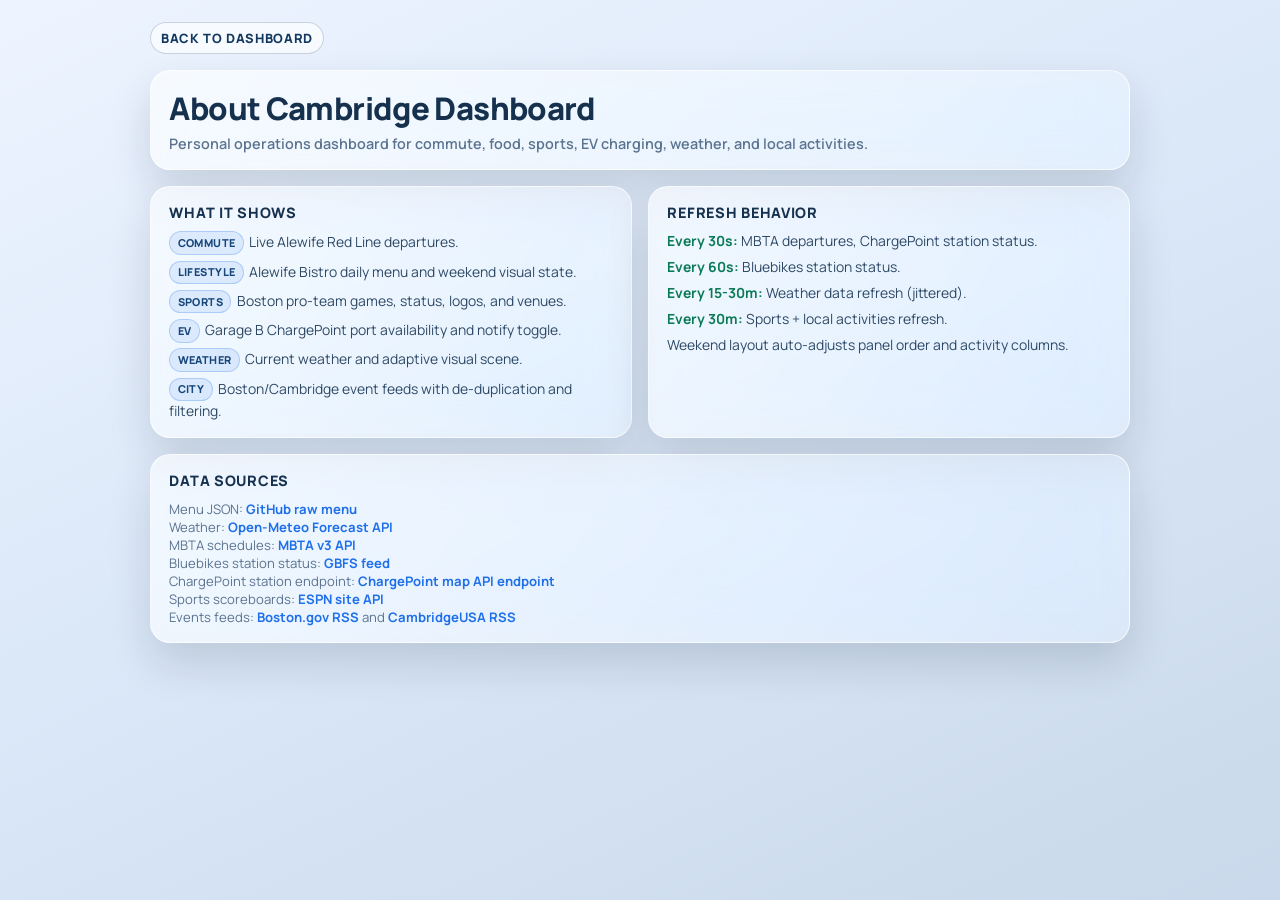
<file: about.html>
<!DOCTYPE html>
<html lang="en">
<head>
  <meta charset="utf-8" />
  <meta name="viewport" content="width=device-width,initial-scale=1" />
  <title>About | Cambridge Dashboard</title>
  <link href="https://fonts.googleapis.com/css2?family=Manrope:wght@400;600;700;800&display=swap" rel="stylesheet" />
  <style>
    :root {
      --bg: linear-gradient(155deg, #edf4ff 0%, #dbe8f8 47%, #c9d8ea 100%);
      --panel: linear-gradient(122deg, rgba(255, 255, 255, 0.64) 0%, rgba(255, 255, 255, 0.28) 100%);
      --border: rgba(255, 255, 255, 0.66);
      --title: #16314e;
      --text: #2e4965;
      --muted: #5b738f;
      --accent: #1f6feb;
      --ok: #0b7a56;
    }

    * {
      box-sizing: border-box;
      margin: 0;
      padding: 0;
    }

    body {
      font-family: "SF Pro Text", "SF Pro Display", -apple-system, BlinkMacSystemFont, "Segoe UI", "Manrope", sans-serif;
      background: var(--bg);
      color: var(--text);
      min-height: 100vh;
      padding: 1.4rem;
      -webkit-font-smoothing: antialiased;
    }

    .wrap {
      width: min(980px, 100%);
      margin: 0 auto;
      display: grid;
      gap: 1rem;
    }

    .card {
      background: var(--panel);
      border: 1px solid var(--border);
      border-radius: 20px;
      box-shadow: 0 20px 44px rgba(8, 24, 46, 0.14);
      backdrop-filter: blur(22px) saturate(155%);
      -webkit-backdrop-filter: blur(22px) saturate(155%);
      padding: 1rem 1.15rem;
    }

    .title {
      color: var(--title);
      font-size: clamp(1.3rem, 3.2vw, 1.95rem);
      font-weight: 800;
      letter-spacing: -0.02em;
    }

    .subtitle {
      margin-top: 0.32rem;
      color: var(--muted);
      font-size: 0.9rem;
      font-weight: 600;
    }

    .row {
      display: grid;
      grid-template-columns: repeat(2, minmax(0, 1fr));
      gap: 1rem;
    }

    h2 {
      color: var(--title);
      font-size: 0.9rem;
      font-weight: 800;
      letter-spacing: 0.05em;
      text-transform: uppercase;
      margin-bottom: 0.6rem;
    }

    ul {
      display: grid;
      gap: 0.36rem;
      list-style: none;
    }

    li {
      font-size: 0.87rem;
      line-height: 1.45;
    }

    .tag {
      display: inline-block;
      font-size: 0.68rem;
      font-weight: 800;
      text-transform: uppercase;
      letter-spacing: 0.04em;
      padding: 0.18rem 0.45rem;
      border-radius: 999px;
      border: 1px solid rgba(31, 111, 235, 0.24);
      color: #17467a;
      background: rgba(31, 111, 235, 0.1);
      margin-right: 0.35rem;
    }

    .source {
      font-size: 0.82rem;
      color: var(--muted);
    }

    .source a {
      color: var(--accent);
      text-decoration: none;
      font-weight: 700;
    }

    .source a:hover {
      text-decoration: underline;
    }

    .ok {
      color: var(--ok);
      font-weight: 700;
    }

    .back {
      display: inline-flex;
      width: fit-content;
      align-items: center;
      gap: 0.35rem;
      text-decoration: none;
      font-size: 0.8rem;
      font-weight: 800;
      letter-spacing: 0.05em;
      text-transform: uppercase;
      color: #12385f;
      border: 1px solid rgba(18, 56, 95, 0.2);
      background: rgba(255, 255, 255, 0.62);
      border-radius: 999px;
      padding: 0.35rem 0.62rem;
    }

    @media (max-width: 760px) {
      .row {
        grid-template-columns: 1fr;
      }
    }
  </style>
</head>
<body>
  <div class="wrap">
    <a class="back" href="index.html">Back to Dashboard</a>

    <section class="card">
      <div class="title">About Cambridge Dashboard</div>
      <div class="subtitle">Personal operations dashboard for commute, food, sports, EV charging, weather, and local activities.</div>
    </section>

    <section class="row">
      <article class="card">
        <h2>What It Shows</h2>
        <ul>
          <li><span class="tag">Commute</span>Live Alewife Red Line departures.</li>
          <li><span class="tag">Lifestyle</span>Alewife Bistro daily menu and weekend visual state.</li>
          <li><span class="tag">Sports</span>Boston pro-team games, status, logos, and venues.</li>
          <li><span class="tag">EV</span>Garage B ChargePoint port availability and notify toggle.</li>
          <li><span class="tag">Weather</span>Current weather and adaptive visual scene.</li>
          <li><span class="tag">City</span>Boston/Cambridge event feeds with de-duplication and filtering.</li>
        </ul>
      </article>

      <article class="card">
        <h2>Refresh Behavior</h2>
        <ul>
          <li><span class="ok">Every 30s:</span> MBTA departures, ChargePoint station status.</li>
          <li><span class="ok">Every 60s:</span> Bluebikes station status.</li>
          <li><span class="ok">Every 15-30m:</span> Weather data refresh (jittered).</li>
          <li><span class="ok">Every 30m:</span> Sports + local activities refresh.</li>
          <li>Weekend layout auto-adjusts panel order and activity columns.</li>
        </ul>
      </article>
    </section>

    <section class="card">
      <h2>Data Sources</h2>
      <div class="source">Menu JSON: <a href="https://raw.githubusercontent.com/Char1esQian/cambridgedashboard/refs/heads/main/menu.json">GitHub raw menu</a></div>
      <div class="source">Weather: <a href="https://open-meteo.com/">Open-Meteo Forecast API</a></div>
      <div class="source">MBTA schedules: <a href="https://api-v3.mbta.com/docs/swagger/index.html">MBTA v3 API</a></div>
      <div class="source">Bluebikes station status: <a href="https://gbfs.bluebikes.com/gbfs/en/station_status.json">GBFS feed</a></div>
      <div class="source">ChargePoint station endpoint: <a href="https://mc.chargepoint.com/map-prod/v3/station">ChargePoint map API endpoint</a></div>
      <div class="source">Sports scoreboards: <a href="https://site.api.espn.com/">ESPN site API</a></div>
      <div class="source">Events feeds: <a href="https://www.boston.gov/rss/events">Boston.gov RSS</a> and <a href="https://www.cambridgeusa.org/events/rss">CambridgeUSA RSS</a></div>
    </section>
  </div>
</body>
</html>
</file>
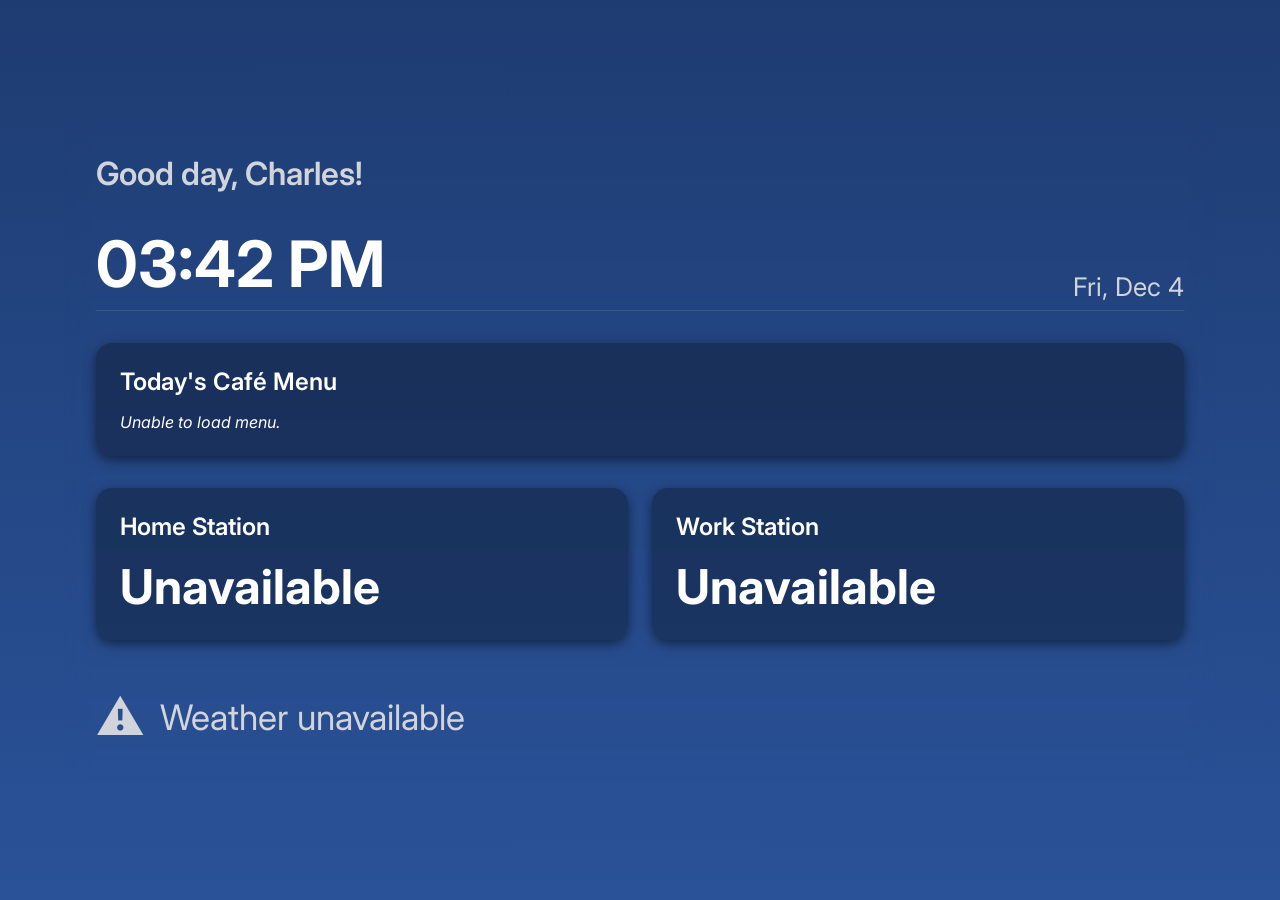
<file: kanbb.html>
<!DOCTYPE html>
<html lang="en">
<head>
  <meta charset="utf-8" />
  <meta name="viewport" content="width=device-width,initial-scale=1" />
  <title>Bluebikes Lobby Dashboard</title>
  <link href="https://fonts.googleapis.com/css2?family=Inter:wght@400;600;700&display=swap" rel="stylesheet" />
  <style>
    :root {
      --bg-clear: linear-gradient(to bottom, #1e3c72, #2a5298);
      --bg-clouds: linear-gradient(to bottom, #616161, #9e9e9e);
      --bg-rain: linear-gradient(to bottom, #3a3a3a, #4f5b62);
      --bg-snow: linear-gradient(to bottom, #dfe9f3, #ffffff);
      --bg-thunder: linear-gradient(to bottom, #232526, #414345);
      --card-bg: rgba(0, 0, 0, 0.3);
      --primary: #ffffff;
      --secondary: #d1d5db;
      --accent: #60a5fa;
    }
    * {
      box-sizing: border-box;
      margin: 0;
      padding: 0;
    }
    html, body {
      height: 100%;
    }
    body {
      font-family: 'Inter', sans-serif;
      background: var(--bg-clear);
      background-size: cover;
      color: var(--primary);
      display: flex;
      align-items: center;
      justify-content: center;
      transition: background 1s ease;
    }
    .dashboard {
      backdrop-filter: blur(10px);
      display: flex;
      flex-direction: column;
      gap: 2rem;
      width: 90vw;
      max-width: 1200px;
      padding: 2rem;
    }
    .greeting {
      font-size: 2rem;
      font-weight: 600;
      color: var(--secondary);
    }
    .header {
      display: flex;
      justify-content: space-between;
      align-items: end;
      font-size: clamp(2rem, 6vw, 4rem);
      font-weight: 700;
      border-bottom: 1px solid rgba(255, 255, 255, 0.1);
      padding-bottom: 0.5rem;
    }
    #date {
      font-size: 0.4em;
      color: var(--secondary);
      font-weight: 400;
    }
    .stations {
      display: grid;
      grid-template-columns: repeat(auto-fit, minmax(280px, 1fr));
      gap: 1.5rem;
    }
    .station-card {
      background: var(--card-bg);
      border-radius: 1rem;
      padding: 1.5rem;
      display: flex;
      flex-direction: column;
      gap: 1rem;
      box-shadow: 0 4px 12px rgba(0, 0, 0, 0.5);
    }
    .station-card h2 {
      font-size: 1.5rem;
      font-weight: 600;
      color: var(--primary);
    }
    .status {
      font-size: 3rem;
      font-weight: 700;
      display: flex;
      gap: 0.5rem;
      align-items: baseline;
    }
    .status span {
      font-size: 0.4em;
      font-weight: 400;
      color: var(--secondary);
    }
    .footer {
      font-size: 1.5rem;
      color: var(--secondary);
      display: flex;
      flex-direction: column;
      gap: 0.5rem;
      padding-top: 1rem;
    }
    .footer .main {
      font-size: 2.2rem;
      display: flex;
      align-items: center;
      gap: 1rem;
    }
    .footer .icon {
      font-size: 3rem;
    }
    .footer .details {
      font-size: 1.2rem;
      color: var(--primary);
    }
    #menuContent {
      display: grid;
      grid-template-columns: repeat(2, 1fr);
      gap: 1.5rem;
    }
    .menu-item {
      display: flex;
      align-items: flex-start;
      gap: 1rem;
    }
    .menu-item-icon {
      font-size: 1.75rem;
    }
    .menu-item-content {
      flex: 1;
    }
    .menu-item-content .name {
      font-weight: 600;
    }
    .menu-item-content .desc {
      font-size: 0.9rem;
      color: var(--secondary);
    }
    .menu-item-content .price {
      font-size: 0.85rem;
      color: var(--secondary);
    }
  </style>
</head>
<body>
  <div class="dashboard">
    <div class="greeting">Good day, Charles!</div>
    <div class="header">
      <div id="clock">--:--</div>
      <div id="date">--</div>
    </div>
    <div class="station-card" id="menuCard">
      <h2>Today's Café Menu</h2>
      <div id="menuContent">Loading menu…</div>
    </div>
    <div class="stations">
      <div class="station-card">
        <h2>Home Station</h2>
        <div class="status" id="homeStatus">Loading&nbsp;<span>bikes</span></div>
      </div>
      <div class="station-card">
        <h2>Work Station</h2>
        <div class="status" id="workStatus">Loading&nbsp;<span>bikes</span></div>
      </div>
    </div>
    <div class="footer" id="weather">
      <div class="main"><span class="icon">⛅</span><span>Loading weather…</span></div>
    </div>
  </div>
  <script>
    const HOME_STATION_ID = "bd3d4824-7203-4edc-a314-cea2b413e886";
    const WORK_STATION_ID = "8347c34d-68df-404b-ac58-7a387cc3ce4b";
    const LAT = 42.39;
    const LON = -71.14;
    const WEATHER_KEY = "bd5e378503939ddaee76f12ad7a97608";

    const categoryIcons = {
      "Breakfast": "🥐",
      "Soup": "🍲",
      "Deli": "🥪",
      "Plant Power": "🌱",
      "Action": "🔥"
    };

    function updateClock() {
      const now = new Date();
      const clock = now.toLocaleTimeString([], { hour: "2-digit", minute: "2-digit" });
      const date = now.toLocaleDateString([], { weekday: "short", month: "short", day: "numeric" });
      document.getElementById("clock").textContent = clock;
      document.getElementById("date").textContent = date;
      setTimeout(updateClock, 1000);
    }

    async function fetchBikeStatus(stationId, elementId) {
      try {
        const res = await fetch("https://gbfs.bluebikes.com/gbfs/en/station_status.json");
        const data = await res.json();
        const st = data.data.stations.find(s => s.station_id === stationId);
        if (!st) throw new Error("Station not found");
        document.getElementById(elementId).innerHTML =
          `${st.num_bikes_available} <span>bikes</span> · ${st.num_docks_available} <span>docks</span>`;
      } catch (err) {
        console.error(err);
        document.getElementById(elementId).textContent = "Unavailable";
      }
    }

    function refreshBikes() {
      fetchBikeStatus(HOME_STATION_ID, "homeStatus");
      fetchBikeStatus(WORK_STATION_ID, "workStatus");
      setTimeout(refreshBikes, 60000);
    }

    function getWeatherIcon(main) {
      main = main.toLowerCase();
      if (main.includes("clear")) return "☀️";
      if (main.includes("cloud")) return "☁️";
      if (main.includes("rain") || main.includes("drizzle")) return "🌧️";
      if (main.includes("snow")) return "❄️";
      if (main.includes("thunder")) return "⛈️";
      return "🌤️";
    }

    function updateBackgroundByWeather(main) {
      const bg = getComputedStyle(document.documentElement);
      const b = document.body.style;
      main = main.toLowerCase();
      if (main.includes("clear")) b.background = bg.getPropertyValue("--bg-clear");
      else if (main.includes("cloud")) b.background = bg.getPropertyValue("--bg-clouds");
      else if (main.includes("rain") || main.includes("drizzle")) b.background = bg.getPropertyValue("--bg-rain");
      else if (main.includes("snow")) b.background = bg.getPropertyValue("--bg-snow");
      else if (main.includes("thunder")) b.background = bg.getPropertyValue("--bg-thunder");
      else b.background = bg.getPropertyValue("--bg-clear");
    }

    async function fetchMenu() {
      const menuUrl = "https://raw.githubusercontent.com/Char1esQian/cambridgedashboard/refs/heads/main/menu.json";
      const weekdays = ["Sunday", "Monday", "Tuesday", "Wednesday", "Thursday", "Friday", "Saturday"];
      const today = weekdays[new Date().getDay()];
      const menuCard = document.getElementById("menuContent");

      try {
        const res = await fetch(menuUrl);
        const data = await res.json();
        const todayMenu = data[today];

        if (!todayMenu) {
          menuCard.innerHTML = `<em>No menu available for ${today}.</em>`;
          return;
        }

        menuCard.innerHTML = Object.entries(todayMenu).map(([category, item]) => `
          <div class="menu-item">
            <div class="menu-item-icon">${categoryIcons[category] || "🍽️"}</div>
            <div class="menu-item-content">
              <div class="name">${category}: ${item.name}</div>
              <div class="desc">${item.description || ""}</div>
              <div class="price">${item.price}</div>
            </div>
          </div>
        `).join("");
      } catch (err) {
        console.error(err);
        menuCard.innerHTML = `<em>Unable to load menu.</em>`;
      }
    }

    async function fetchWeather() {
      try {
        const res = await fetch(`https://api.openweathermap.org/data/2.5/weather?lat=${LAT}&lon=${LON}&units=metric&appid=${WEATHER_KEY}`);
        const w = await res.json();
        if (w.cod !== 200) throw new Error(w.message);
        const main = w.weather[0].main;
        const icon = getWeatherIcon(main);
        const temp = Math.round(w.main.temp);
        const feels = Math.round(w.main.feels_like);
        const humidity = w.main.humidity;
        const wind = w.wind.speed;

        updateBackgroundByWeather(main);

        document.getElementById("weather").innerHTML = `
          <div class="main"><span class="icon">${icon}</span> <span>${main} · ${temp}°C</span></div>
          <div class="details">Feels like: ${feels}°C · Humidity: ${humidity}% · Wind: ${wind} m/s</div>
        `;
      } catch (err) {
        console.error(err);
        document.getElementById("weather").innerHTML =
          `<div class="main"><span class="icon">⚠️</span> Weather unavailable</div>`;
      }
      setTimeout(fetchWeather, 600000);
    }

    updateClock();
    refreshBikes();
    fetchWeather();
    fetchMenu();
  </script>
</body>
</html>
</file>
